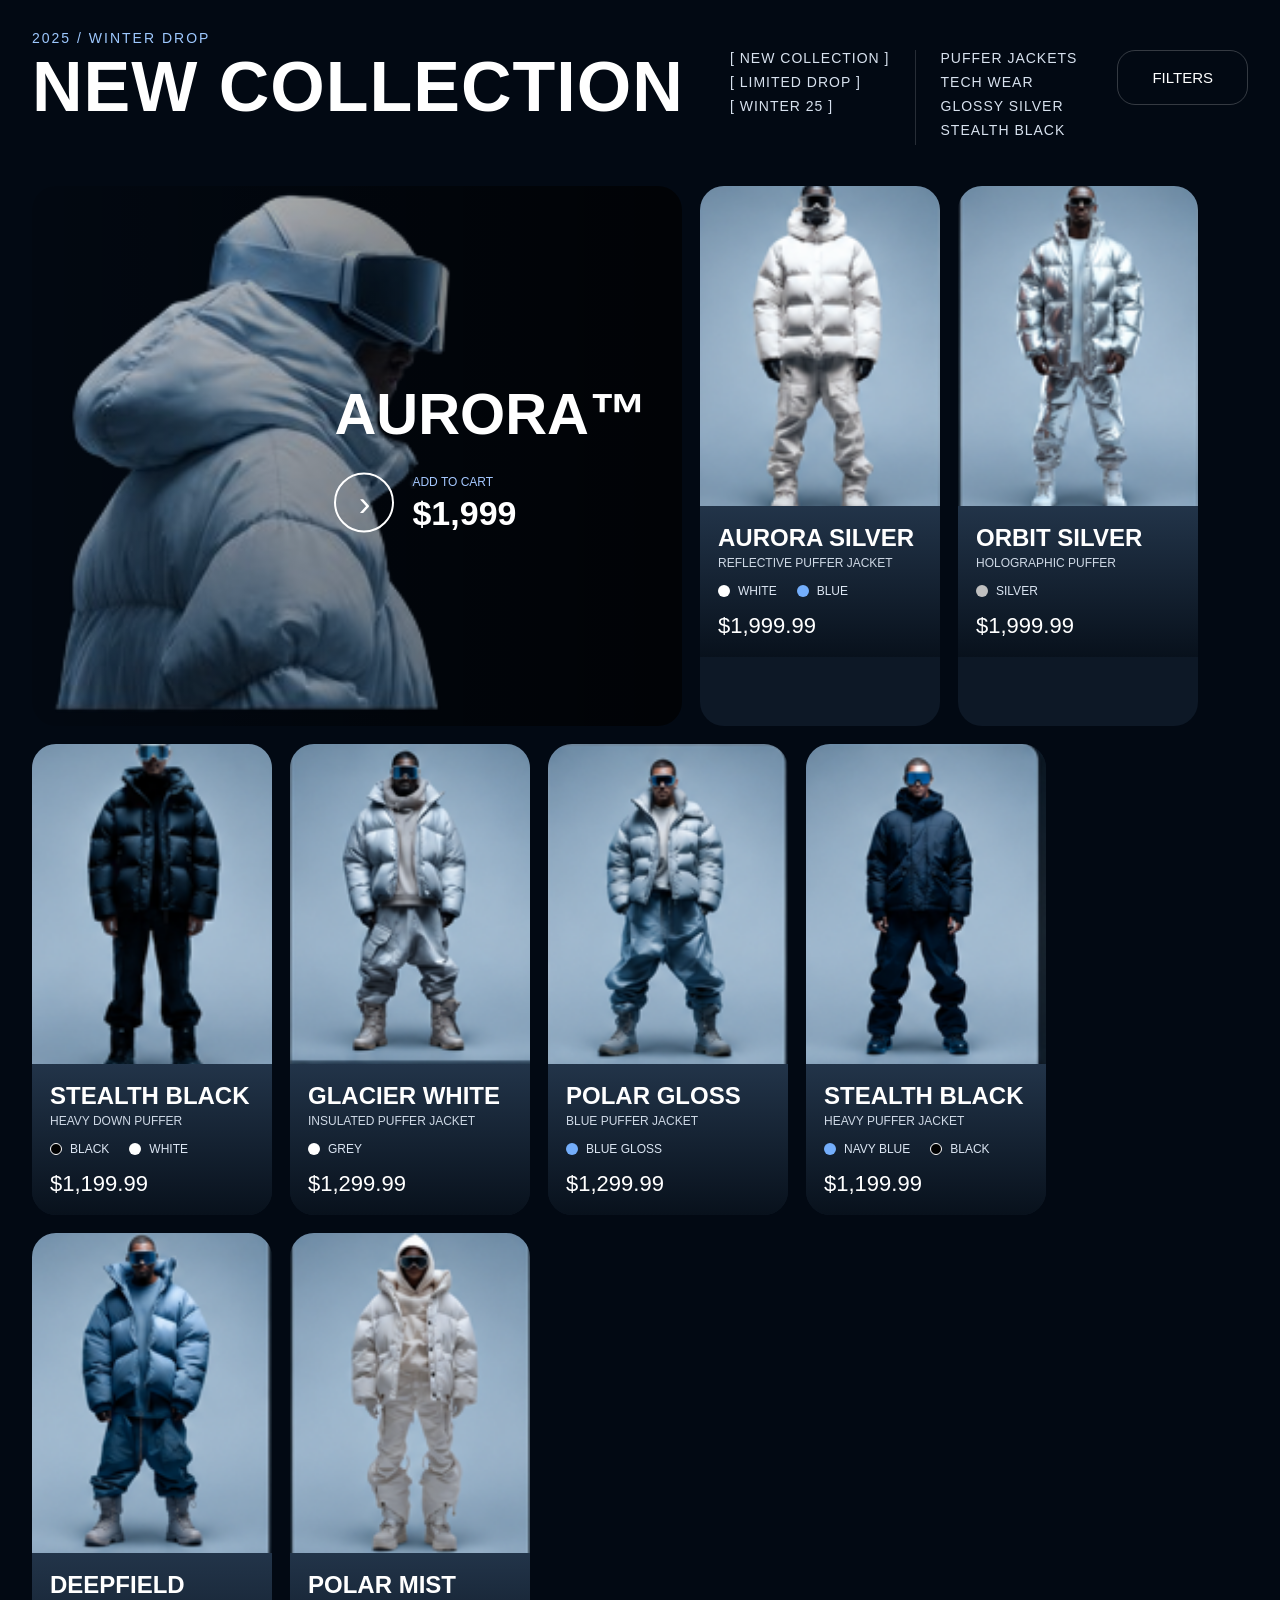
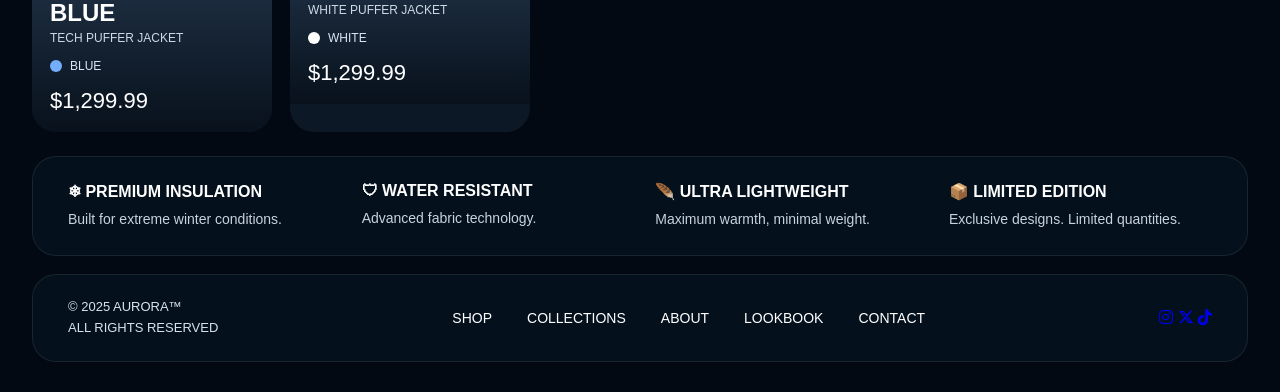
<file: Aurora/index.html>
<!DOCTYPE html>
<html lang="en">
<head>
  <meta charset="UTF-8" />
  <meta name="viewport" content="width=device-width, initial-scale=1.0"/>
  <title>Aurora Winter Collection</title>

  <!-- CSS -->
  <link rel="stylesheet" href="style.css">

</head>
<body>

  <div class="container">

    <section class="top-section">

      <div class="left-side">

        <p class="small-heading">2025 / WINTER DROP</p>

        <h3 class="main-title">NEW COLLECTION</h3>

      </div>

      <div class="right-side">

        <div class="collection-info">

          <div class="info-column">
            <p>[ NEW COLLECTION ]</p>
            <p>[ LIMITED DROP ]</p>
            <p>[ WINTER 25 ]</p>
          </div>

          <div class="divider"></div>

          <div class="info-column">
            <p>PUFFER JACKETS</p>
            <p>TECH WEAR</p>
            <p>GLOSSY SILVER</p>
            <p>STEALTH BLACK</p>
          </div>

        </div>

        <button class="filter-btn">
          FILTERS
        </button>

      </div>

    </section>

    <!-- ================= PRODUCTS GRID ================= -->

    <section class="products-grid">

      <!-- FEATURE CARD -->

      <div class="feature-card">

        <img
          src="image.png"
          alt="featured"
        >

        <div class="overlay"></div>

        <div class="feature-content">

          <h2>AURORA™</h2>

          <div class="cart-row">

            <div class="circle-btn">›</div>

            <div>
              <span>ADD TO CART</span>
              <h3>$1,999</h3>
            </div>

          </div>

        </div>

      </div>

      <!-- CARD 1 -->

      <div class="card">

        <img
          src="img1.png"
          alt=""
        >

        <div class="card-content">

          <h3>AURORA SILVER</h3>

          <p>REFLECTIVE PUFFER JACKET</p>

          <div class="color-row">
            <span class="dot white"></span>
            <small>WHITE</small>

            <span class="dot blue"></span>
            <small>BLUE</small>
          </div>

          <h4>$1,999.99</h4>

        </div>

      </div>

      <!-- CARD 2 -->

      <div class="card">

        <img
          src="img2.png"
          alt=""
        >

        <div class="card-content">

          <h3>ORBIT SILVER</h3>

          <p>HOLOGRAPHIC PUFFER</p>

          <div class="color-row">
            <span class="dot silver"></span>
            <small>SILVER</small>
          </div>

          <h4>$1,999.99</h4>

        </div>

      </div>

      <!-- CARD 3 -->

      <div class="card">

        <img
          src="img3.png"
          alt=""
        >

        <div class="card-content">

          <h3>STEALTH BLACK</h3>

          <p>HEAVY DOWN PUFFER</p>

          <div class="color-row">
            <span class="dot black"></span>
            <small>BLACK</small>

            <span class="dot white"></span>
            <small>WHITE</small>
          </div>

          <h4>$1,199.99</h4>

        </div>

      </div>

      <!-- SECOND ROW -->

      <div class="card">

        <img
          src="img4.png"
          alt=""
        >

        <div class="card-content">

          <h3>GLACIER WHITE</h3>

          <p>INSULATED PUFFER JACKET</p>

          <div class="color-row">
            <span class="dot white"></span>
            <small>GREY</small>
          </div>

          <h4>$1,299.99</h4>

        </div>

      </div>

      <div class="card">

        <img
          src="img5.png"
          alt=""
        >

        <div class="card-content">

          <h3>POLAR GLOSS</h3>

          <p>BLUE PUFFER JACKET</p>

          <div class="color-row">
            <span class="dot blue"></span>
            <small>BLUE GLOSS</small>
          </div>

          <h4>$1,299.99</h4>

        </div>

      </div>

      <div class="card">

        <img
          src="img6.png"
          alt=""
        >

        <div class="card-content">

          <h3>STEALTH BLACK</h3>

          <p>HEAVY PUFFER JACKET</p>

          <div class="color-row">
            <span class="dot blue"></span>
            <small>NAVY BLUE</small>

            <span class="dot black"></span>
            <small>BLACK</small>
          </div>

          <h4>$1,199.99</h4>

        </div>

      </div>

      <div class="card">

        <img
          src="img7.png"
          alt=""
        >

        <div class="card-content">

          <h3>DEEPFIELD BLUE</h3>

          <p>TECH PUFFER JACKET</p>

          <div class="color-row">
            <span class="dot blue"></span>
            <small>BLUE</small>
          </div>

          <h4>$1,299.99</h4>

        </div>

      </div>

      <div class="card">

        <img
          src="img8.png"
          alt=""
        >

        <div class="card-content">

          <h3>POLAR MIST</h3>

          <p>WHITE PUFFER JACKET</p>

          <div class="color-row">
            <span class="dot white"></span>
            <small>WHITE</small>
          </div>

          <h4>$1,299.99</h4>

        </div>

      </div>

    </section>

    <!-- ================= FEATURES ================= -->

    <section class="features">

      <div class="feature-box">
        <h3>❄ PREMIUM INSULATION</h3>
        <p>Built for extreme winter conditions.</p>
      </div>

      <div class="feature-box">
        <h3>🛡 WATER RESISTANT</h3>
        <p>Advanced fabric technology.</p>
      </div>

      <div class="feature-box">
        <h3>🪶 ULTRA LIGHTWEIGHT</h3>
        <p>Maximum warmth, minimal weight.</p>
      </div>

      <div class="feature-box">
        <h3>📦 LIMITED EDITION</h3>
        <p>Exclusive designs. Limited quantities.</p>
      </div>

    </section>

    <!-- ================= FOOTER ================= -->

    <footer>

      <div class="copyright">
        © 2025 AURORA™ <br>
        ALL RIGHTS RESERVED
      </div>

      <div class="footer-links">
        <a href="#">SHOP</a>
        <a href="#">COLLECTIONS</a>
        <a href="#">ABOUT</a>
        <a href="#">LOOKBOOK</a>
        <a href="#">CONTACT</a>
      </div>

      <!-- Font Awesome CDN -->
      <link rel="stylesheet"
      href="https://cdnjs.cloudflare.com/ajax/libs/font-awesome/6.5.1/css/all.min.css"/>

      <div class="footer-socials">
        <a href="#"><i class="fa-brands fa-instagram"></i></a>
        <a href="#"><i class="fa-brands fa-x-twitter"></i></a>
        <a href="#"><i class="fa-brands fa-tiktok"></i></a>
      </div>

    </footer>

  </div>

</body>
</html>
</file>
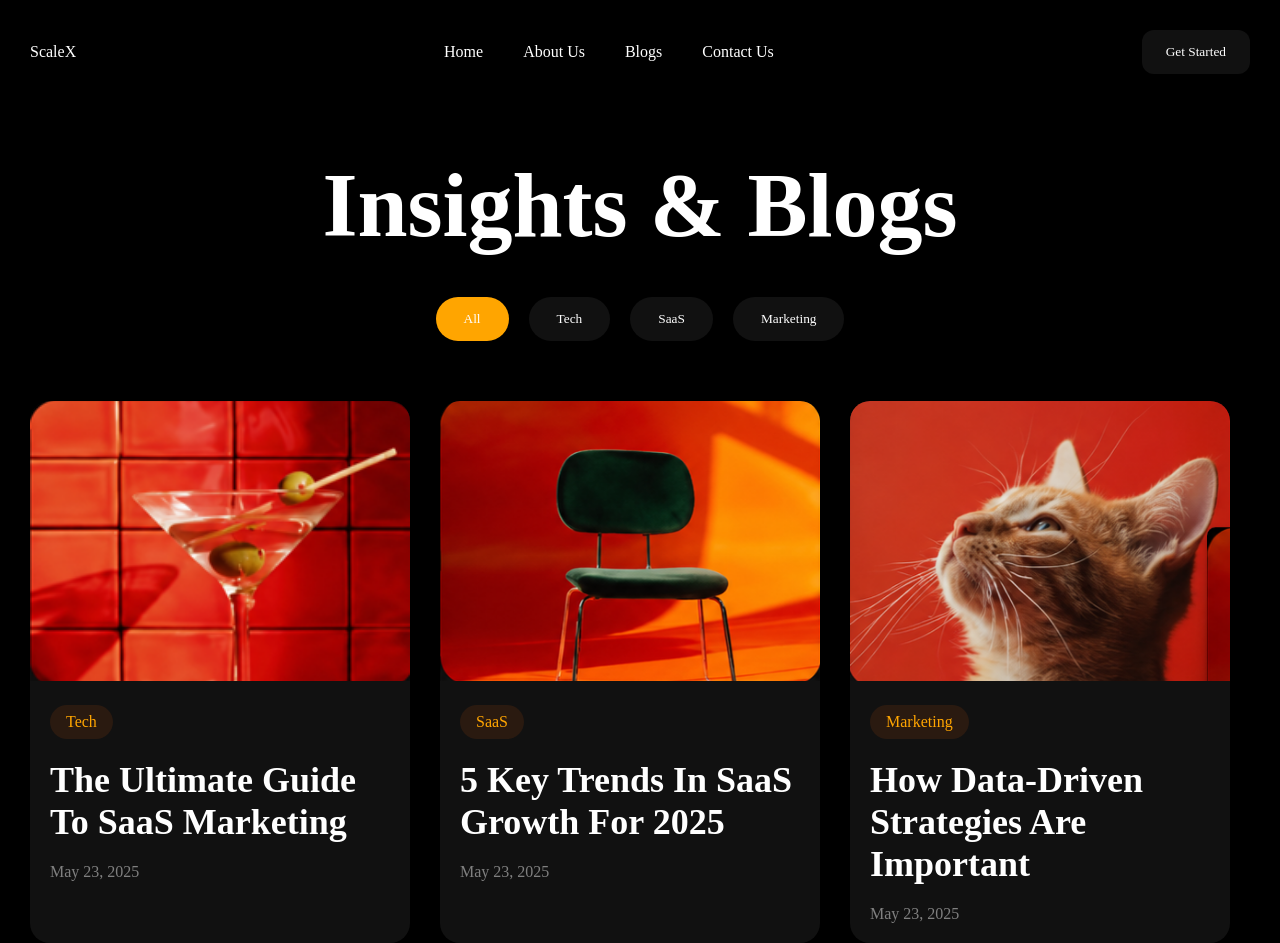
<file: ScaleX/index.html>
<!DOCTYPE html>
<html lang="en">
<head>
    <meta charset="UTF-8">
    <meta name="viewport" content="width=device-width, initial-scale=1.0">
    <title>ScaleX</title>
    <link rel="stylesheet" href="style.css">
</head>

<body>

  <nav class="navbar">
    <div class="logo">ScaleX</div>

    <ul class="nav-links">
      <li>Home</li>
      <li>About Us</li>
      <li>Blogs</li>
      <li>Contact Us</li>
    </ul>

    <button class="btn">Get Started</button>
  </nav>

  <!-- Hero -->
  <section class="hero">
    <h1>Insights & Blogs</h1>

    <div class="filters">
      <button class="active">All</button>
      <button>Tech</button>
      <button>SaaS</button>
      <button>Marketing</button>
    </div>
  </section>

  <!-- Cards -->
  <section class="cards">

    <div class="card">
      <img src="coctail.png" alt="">
      <div class="content">
        <span class="tag">Tech</span>
        <h2>The Ultimate Guide To SaaS Marketing</h2>
        <p>May 23, 2025</p>
      </div>
    </div>

    <div class="card">
      <img src="chair.png" alt="">
      <div class="content">
        <span class="tag">SaaS</span>
        <h2>5 Key Trends In SaaS Growth For 2025</h2>
        <p>May 23, 2025</p>
      </div>
    </div>

    <div class="card">
      <img src="cat.png" alt="">
      <div class="content">
        <span class="tag">Marketing</span>
        <h2>How Data-Driven Strategies Are Important</h2>
        <p>May 23, 2025</p>
      </div>
    </div>

  </section>

</body>
</html>
</file>
<file: Aurora/style.css>
*{
  margin:0;
  padding:0;
  box-sizing:border-box;
}

body{
  background:#020913;
  color:white;
  font-family:'Inter',sans-serif;
}

.container{
  width:95%;
  margin:auto;
  padding:30px 0;
}

.top-section{
  display:flex;
  justify-content:space-between;
  align-items:flex-start;
  margin-bottom:40px;
}

.left-side{
  display:flex;
  flex-direction:column;
}

.small-heading{
  color:#9ec9ff;
  letter-spacing:2px;
  font-size:14px;
  margin-bottom:10px;
}

.main-title{
  font-family:'Oswald',sans-serif;
  font-size:70px;
  line-height:0.9;
  letter-spacing:1px;
  font-weight:600;
}

.right-side{
  display:flex;
  align-items:flex-start;
  gap:40px;
  margin-top:20px;
}

.collection-info{
  display:flex;
  gap:25px;
}

.info-column p{
  font-size:14px;
  color:#d8e2ef;
  margin-bottom:8px;
  letter-spacing:1px;
}

.divider{
  width:1px;
  height:95px;
  background:rgba(255,255,255,0.15);
}

.filter-btn{
  padding:18px 34px;
  background:transparent;
  color:white;
  border:1px solid rgba(255,255,255,0.2);
  border-radius:18px;
  cursor:pointer;
  font-size:15px;
}

/* ================= GRID ================= */

.products-grid{
  display:flex;
  flex-wrap:wrap;
  gap:18px;
}

/* FEATURE CARD */

.feature-card{
  width:650px;
  height:540px;
  border-radius:24px;
  overflow:hidden;
  position:relative;
}

.feature-card img{
  width:100%;
  height:100%;
  object-fit:cover;
}

.overlay{
  position:absolute;
  inset:0;
  background:linear-gradient(
    to right,
    rgba(0,0,0,0.1),
    rgba(0,0,0,0.7)
  );
}

.feature-content{
  position:absolute;
  right:35px;
  top:50%;
  transform:translateY(-50%);
}

.feature-content h2{
  font-family:'Oswald',sans-serif;
  font-size:58px;
  margin-bottom:25px;
}

.cart-row{
  display:flex;
  align-items:center;
  gap:18px;
}

.circle-btn{
  width:60px;
  height:60px;
  border-radius:50%;
  border:2px solid white;
  display:flex;
  justify-content:center;
  align-items:center;
  font-size:35px;
}

.cart-row span{
  font-size:12px;
  color:#a5c8ff;
}

.cart-row h3{
  font-size:34px;
  margin-top:4px;
}

/* ================= PRODUCT CARD ================= */

.card{
  width:240px;
  border-radius:24px;
  overflow:hidden;
  background:#0d1826;
  position:relative;
}

.card img{
  width:100%;
  height:320px;
  object-fit:cover;
  display:block;
  background:#dfe7ef;
}

.card-content{
  padding:18px;
  background:linear-gradient(to top,#08111c,#223449);
}

.card-content h3{
  font-family:'Oswald',sans-serif;
  font-size:24px;
  margin-bottom:4px;
}

.card-content p{
  font-size:12px;
  color:#cfd9e6;
  margin-bottom:14px;
}

.color-row{
  display:flex;
  align-items:center;
  gap:8px;
  flex-wrap:wrap;
  margin-bottom:15px;
}

.color-row small{
  font-size:12px;
  color:#dce6f3;
  margin-right:12px;
}

.dot{
  width:12px;
  height:12px;
  border-radius:50%;
  display:inline-block;
}

.white{
  background:white;
}

.black{
  background:black;
  border:1px solid white;
}

.blue{
  background:#74aefb;
}

.silver{
  background:silver;
}

.card-content h4{
  font-size:22px;
  font-weight:500;
}

/* ================= FEATURES ================= */

.features{
  margin-top:24px;
  border:1px solid rgba(255,255,255,0.08);
  border-radius:24px;
  padding:25px 35px;
  display:flex;
  justify-content:space-between;
  flex-wrap:wrap;
  background:#04111d;
}

.feature-box{
  width:23%;
}

.feature-box h3{
  font-size:16px;
  margin-bottom:8px;
}

.feature-box p{
  color:#c9d3df;
  font-size:14px;
  line-height:1.5;
}

/* ================= FOOTER ================= */

footer{
  margin-top:18px;
  border:1px solid rgba(255,255,255,0.08);
  border-radius:24px;
  padding:22px 35px;
  display:flex;
  justify-content:space-between;
  align-items:center;
  background:#04111d;
}

.copyright{
  font-size:13px;
  color:#d9e2ef;
  line-height:1.6;
}

.footer-links{
  display:flex;
  gap:35px;
}

.footer-links a{
  color:white;
  text-decoration:none;
  font-size:14px;
}

.socials{
  display:flex;
  gap:16px;
  font-size:22px;
}

/* ================= RESPONSIVE ================= */

@media(max-width:1200px){

  .products-grid{
    justify-content:center;
  }

  .feature-card{
    width:100%;
  }

  .top-section{
    flex-direction:column;
    gap:30px;
  }

  .right-side{
    flex-direction:column;
  }

  .feature-box{
    width:48%;
    margin-bottom:20px;
  }

  footer{
    flex-direction:column;
    gap:20px;
  }
}

@media(max-width:768px){

  .main-title{
    font-size:70px;
  }

  .feature-box{
    width:100%;
  }

  .footer-links{
    flex-wrap:wrap;
    justify-content:center;
  }
}
</file>
<file: ScaleX/style.css>
* {
    margin: 0;
    padding: 0;
    box-sizing: border-box;
    font-family: 'helvetica neue';
}
html,
body {
    height: 100%;
    width: 100%;
}

body{
    height: 100%;
    width: 100%;
    background:black;
    color:white;
    font-family:Arial, sans-serif;
    padding:30px;
}

.navbar{
    display:flex;
    justify-content:space-between;
    align-items:center;
}

.nav-links{
    display:flex;
    gap:40px;
    list-style:none;
}

.btn{
    padding:14px 24px;
    border:none;
    border-radius:12px;
    background:#111;
    color:white;
}

.hero{
    text-align:center;
    margin-top:80px;
}

.hero h1{
    font-size:90px;
    font-weight:bold;
}

.filters{
    display:flex;
    justify-content:center;
    gap:20px;
    margin-top:40px;
}

.filters button{
    padding:14px 28px;
    border:none;
    border-radius:30px;
    background:#111;
    color:white;
}

.filters .active{
    background:orange;
}

.cards{
    display:flex;
    gap:30px;
    margin-top:60px;
    flex-wrap:wrap;
}

.card{
    width:380px;
    background:#111;
    border-radius:20px;
    overflow:hidden;

  position:relative;
}

.card img{
    width:100%;
    height:280px;
    object-fit:cover;
}

.content{
    padding:20px;
}

.tag{
    display:inline-block;
    padding:8px 16px;
    background:#2a1a10;
    color:orange;
    border-radius:20px;
    margin-bottom:20px;
}

.content h2{
    font-size:36px;
    margin-bottom:20px;
}

.content p{
    color:gray;
}

.badge{
    position:absolute;
    top:20px;
    right:20px;
    background:orange;
    color:black;
    padding:8px 14px;
    border-radius:20px;
}

.card{
    transition:0.3s;
}

.card:hover{
    transform:translateY(-10px);
}
</file>
